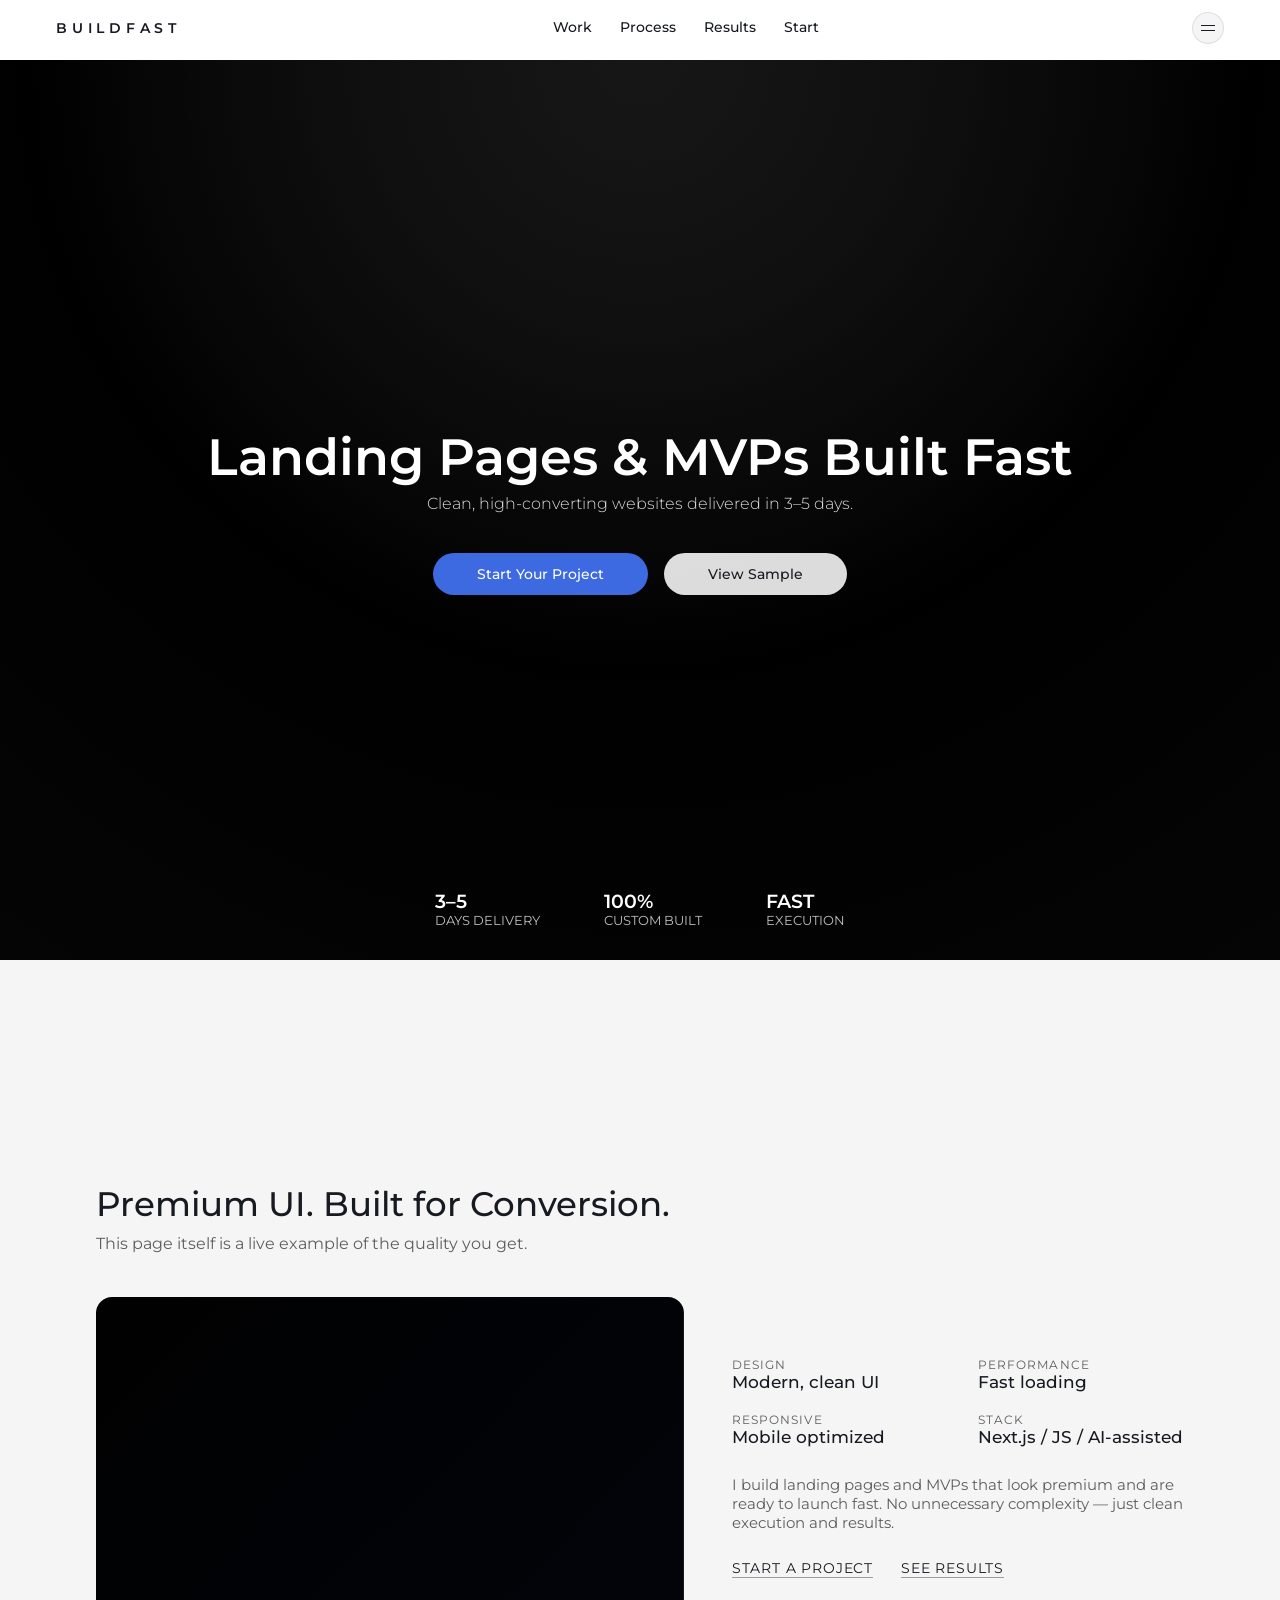
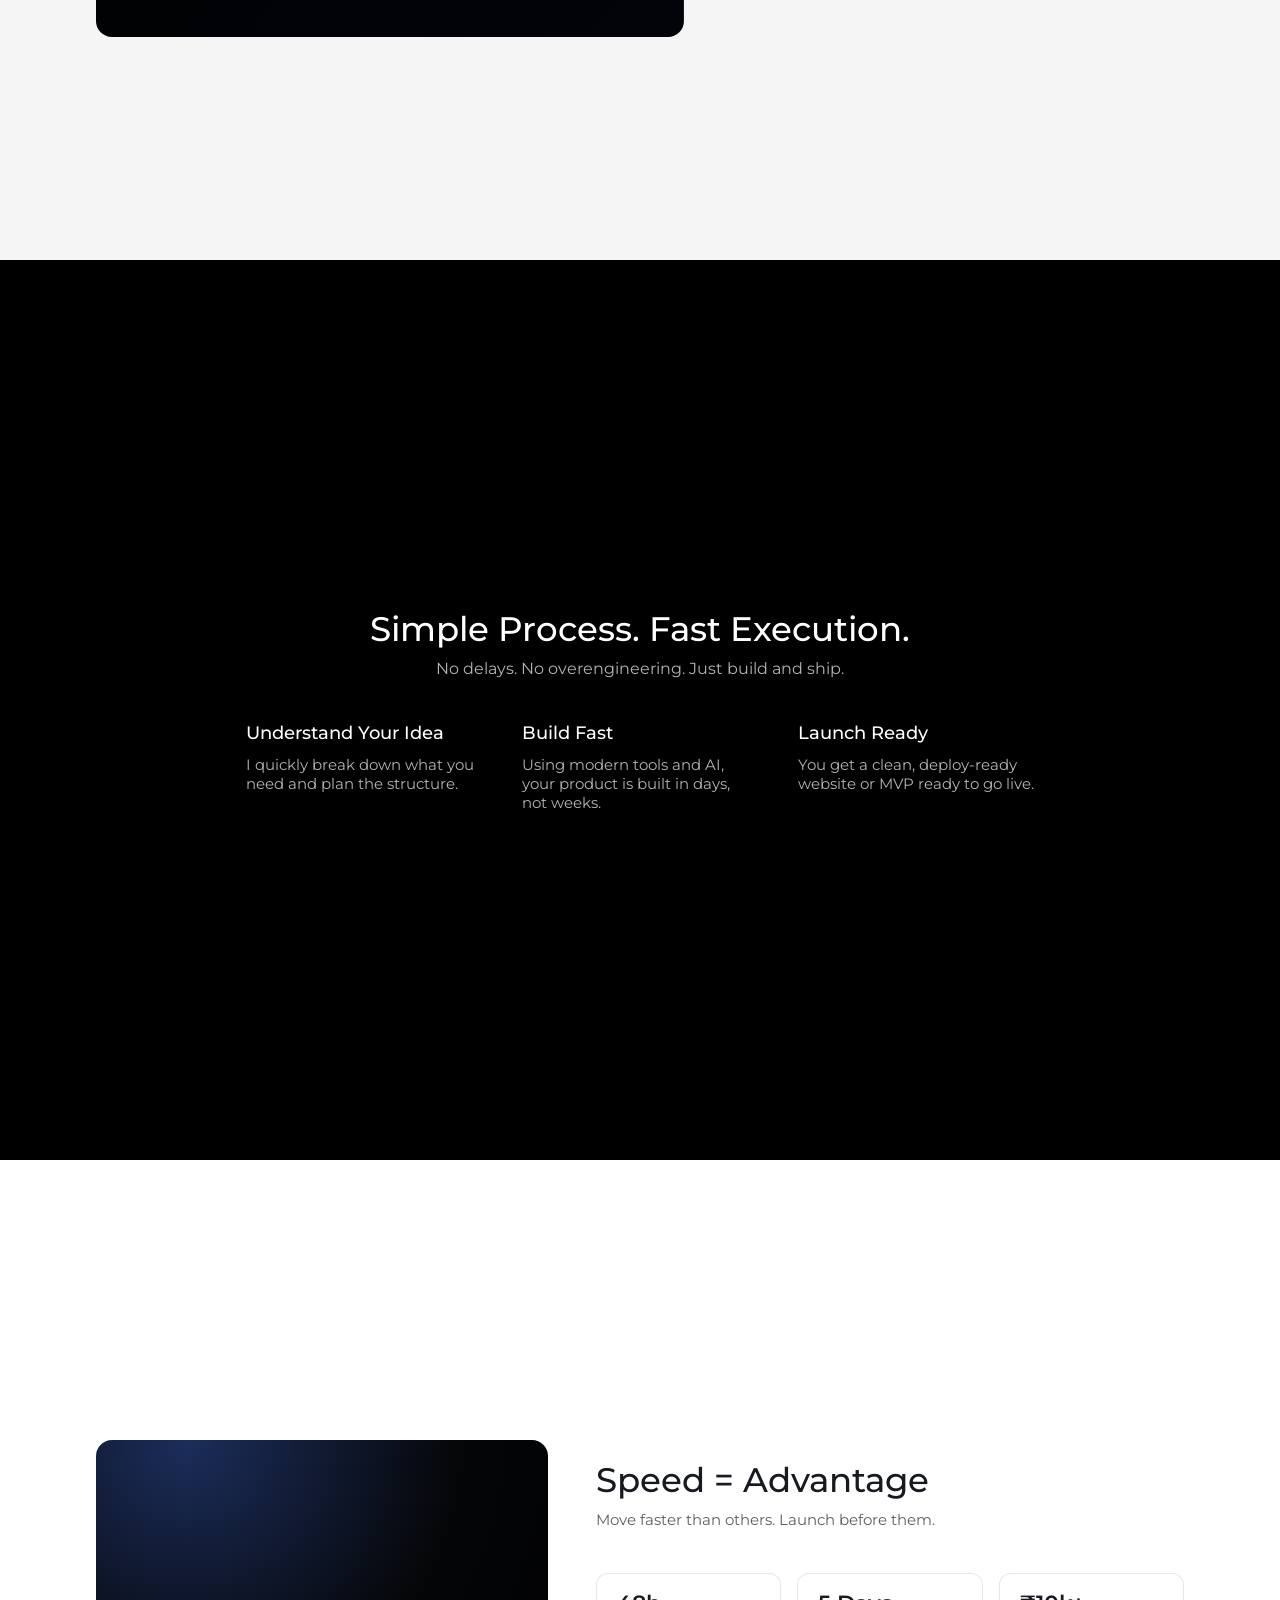
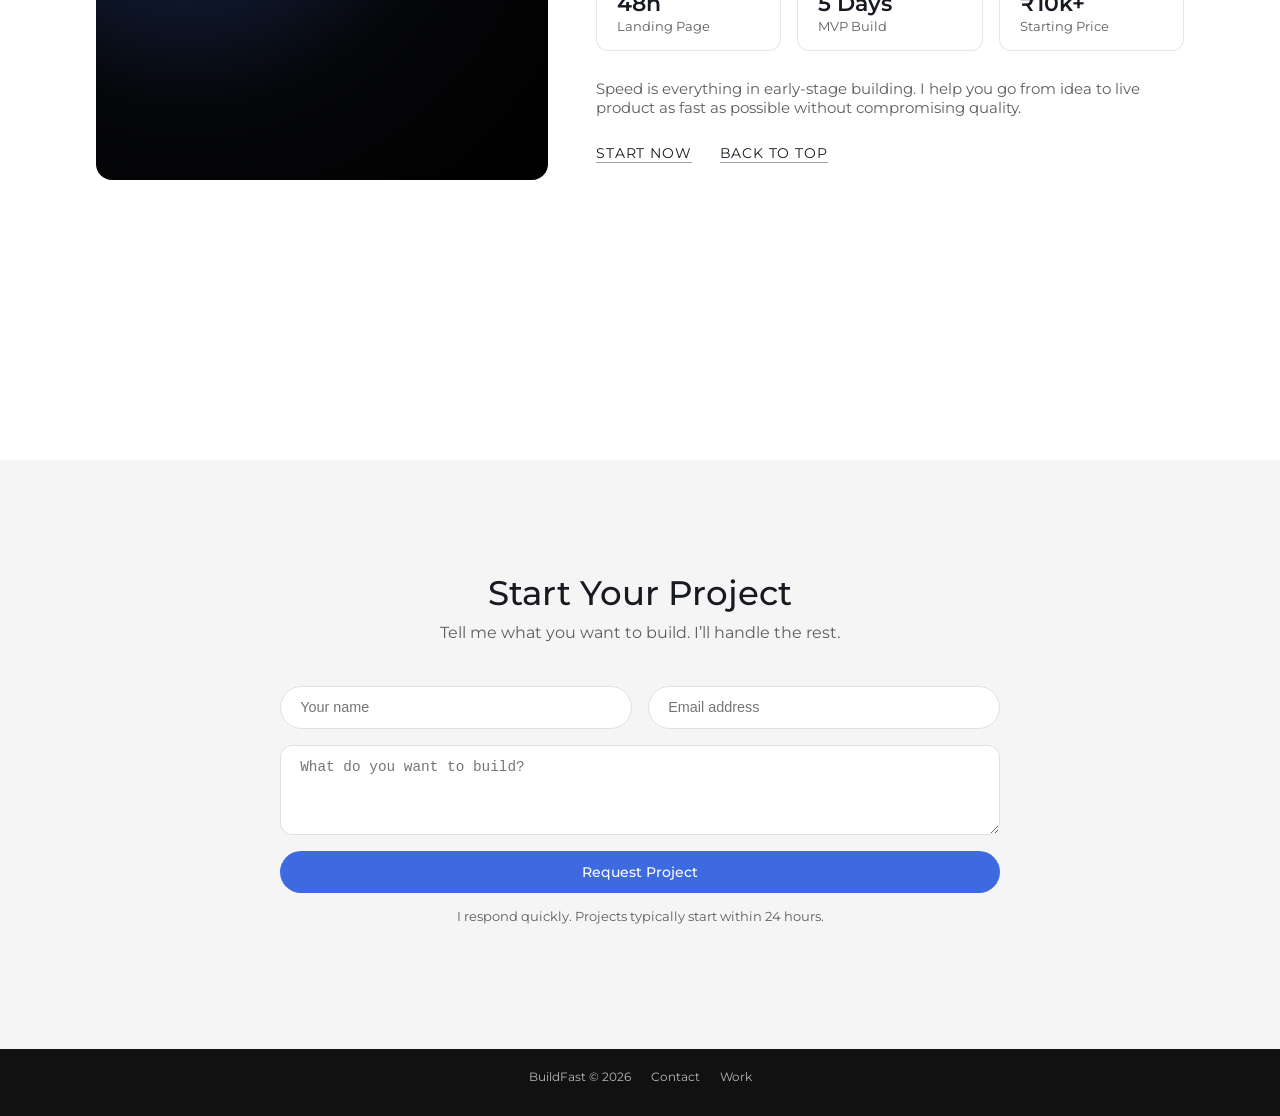
<file: index.html>
<!DOCTYPE html>
<html lang="en">
  <head>
    <meta charset="UTF-8" />
    <meta name="viewport" content="width=device-width, initial-scale=1.0" />
    <title>BuildFast | Landing Pages & MVPs</title>
    <link rel="stylesheet" href="styles.css" />
    <link rel="preconnect" href="https://fonts.googleapis.com" />
    <link rel="preconnect" href="https://fonts.gstatic.com" crossorigin />
    <link
      href="https://fonts.googleapis.com/css2?family=Montserrat:wght@300;400;500;600;700&display=swap"
      rel="stylesheet"
    />
  </head>
  <body>
    <header class="site-header">
      <div class="logo">BUILDFAST</div>
      <nav class="main-nav">
        <a href="#work">Work</a>
        <a href="#process">Process</a>
        <a href="#results">Results</a>
        <a href="offer.html">Start</a>
      </nav>
      <button class="menu-toggle" aria-label="Open navigation">
        <span></span>
        <span></span>
      </button>
    </header>

    <main>
      <!-- HERO -->
      <section class="section hero">
        <div class="section-media overlay-dark">
          <div class="hero-copy">
            <h1>Landing Pages & MVPs Built Fast</h1>
            <p>Clean, high-converting websites delivered in 3–5 days.</p>
          </div>
          <div class="hero-cta-row">
            <a href="offer.html" class="btn primary">Start Your Project</a>
            <a href="#work" class="btn secondary">View Sample</a>
          </div>
          <div class="hero-metrics">
            <div>
              <span class="metric-value">3–5</span>
              <span class="metric-label">Days Delivery</span>
            </div>
            <div>
              <span class="metric-value">100%</span>
              <span class="metric-label">Custom Built</span>
            </div>
            <div>
              <span class="metric-value">Fast</span>
              <span class="metric-label">Execution</span>
            </div>
          </div>
        </div>
      </section>

      <!-- WORK -->
      <section class="section light" id="work">
        <div class="section-inner">
          <div class="section-header">
            <h2>Premium UI. Built for Conversion.</h2>
            <p>This page itself is a live example of the quality you get.</p>
          </div>
          <div class="section-layout">
            <div class="section-image aircraft-image"></div>
            <div class="section-content">
              <div class="spec-grid">
                <div class="spec">
                  <span class="spec-label">Design</span>
                  <span class="spec-value">Modern, clean UI</span>
                </div>
                <div class="spec">
                  <span class="spec-label">Performance</span>
                  <span class="spec-value">Fast loading</span>
                </div>
                <div class="spec">
                  <span class="spec-label">Responsive</span>
                  <span class="spec-value">Mobile optimized</span>
                </div>
                <div class="spec">
                  <span class="spec-label">Stack</span>
                  <span class="spec-value">Next.js / JS / AI-assisted</span>
                </div>
              </div>
              <p class="section-text">
                I build landing pages and MVPs that look premium and are ready to launch fast.
                No unnecessary complexity — just clean execution and results.
              </p>
              <div class="link-row">
                <a href="offer.html">Start a Project</a>
                <a href="#results">See Results</a>
              </div>
            </div>
          </div>
        </div>
      </section>

      <!-- PROCESS -->
      <section class="section dark" id="process">
        <div class="section-inner narrow">
          <div class="section-header center">
            <h2>Simple Process. Fast Execution.</h2>
            <p>No delays. No overengineering. Just build and ship.</p>
          </div>

          <div class="feature-grid">
            <div class="feature">
              <h3>Understand Your Idea</h3>
              <p>I quickly break down what you need and plan the structure.</p>
            </div>
            <div class="feature">
              <h3>Build Fast</h3>
              <p>Using modern tools and AI, your product is built in days, not weeks.</p>
            </div>
            <div class="feature">
              <h3>Launch Ready</h3>
              <p>You get a clean, deploy-ready website or MVP ready to go live.</p>
            </div>
          </div>
        </div>
      </section>

      <!-- RESULTS -->
      <section class="section" id="results">
        <div class="section-inner">
          <div class="section-layout reverse">
            <div class="section-image performance-image"></div>
            <div class="section-content">
              <div class="section-header">
                <h2>Speed = Advantage</h2>
                <p>Move faster than others. Launch before them.</p>
              </div>
              <div class="metric-row">
                <div class="metric-card">
                  <span class="metric-value">48h</span>
                  <span class="metric-label">Landing Page</span>
                </div>
                <div class="metric-card">
                  <span class="metric-value">5 Days</span>
                  <span class="metric-label">MVP Build</span>
                </div>
                <div class="metric-card">
                  <span class="metric-value">₹10k+</span>
                  <span class="metric-label">Starting Price</span>
                </div>
              </div>
              <p class="section-text">
                Speed is everything in early-stage building. I help you go from idea to live product
                as fast as possible without compromising quality.
              </p>
              <div class="link-row">
                <a href="offer.html">Start Now</a>
                <a href="#work">Back to Top</a>
              </div>
            </div>
          </div>
        </div>
      </section>

      <!-- CONTACT -->
      <section class="section light reserve-section" id="start">
        <div class="section-inner narrow">
          <div class="section-header center">
            <h2>Start Your Project</h2>
            <p>Tell me what you want to build. I’ll handle the rest.</p>
          </div>
          <form class="reserve-form">
            <div class="form-row">
              <input type="text" placeholder="Your name" required />
              <input type="email" placeholder="Email address" required />
            </div>
            <div class="form-row full">
              <textarea rows="3" placeholder="What do you want to build?"></textarea>
            </div>
            <div class="form-row full">
              <button type="submit" class="btn primary full-width">
                Request Project
              </button>
            </div>
            <p class="reserve-note">
              I respond quickly. Projects typically start within 24 hours.
            </p>
          </form>
        </div>
      </section>
    </main>

    <footer class="site-footer">
      <div class="footer-links">
        <a href="#">BuildFast © 2026</a>
        <a href="#">Contact</a>
        <a href="#">Work</a>
      </div>
    </footer>

    <script>
      const toggle = document.querySelector(".menu-toggle");
      const nav = document.querySelector(".main-nav");

      toggle.addEventListener("click", () => {
        toggle.classList.toggle("open");
        nav.classList.toggle("open");
      });
    </script>
  </body>
</html>
</file>
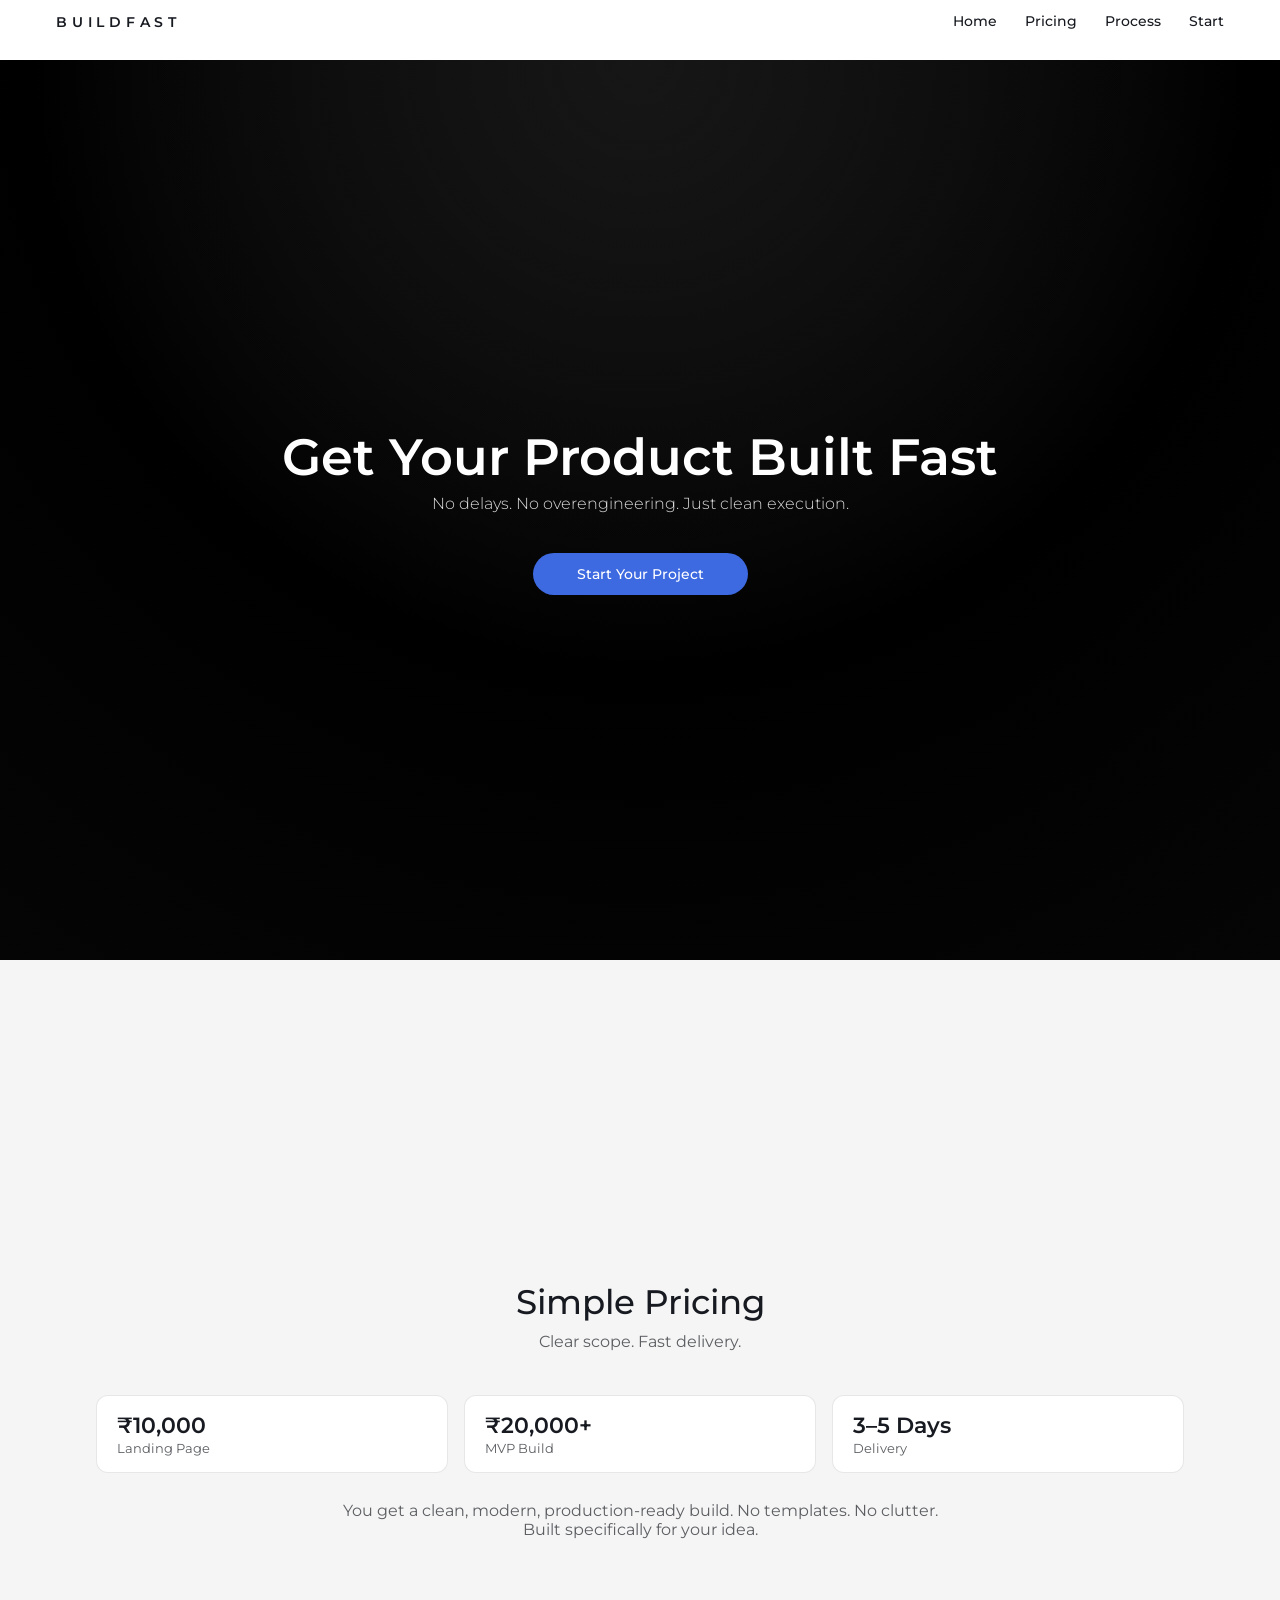
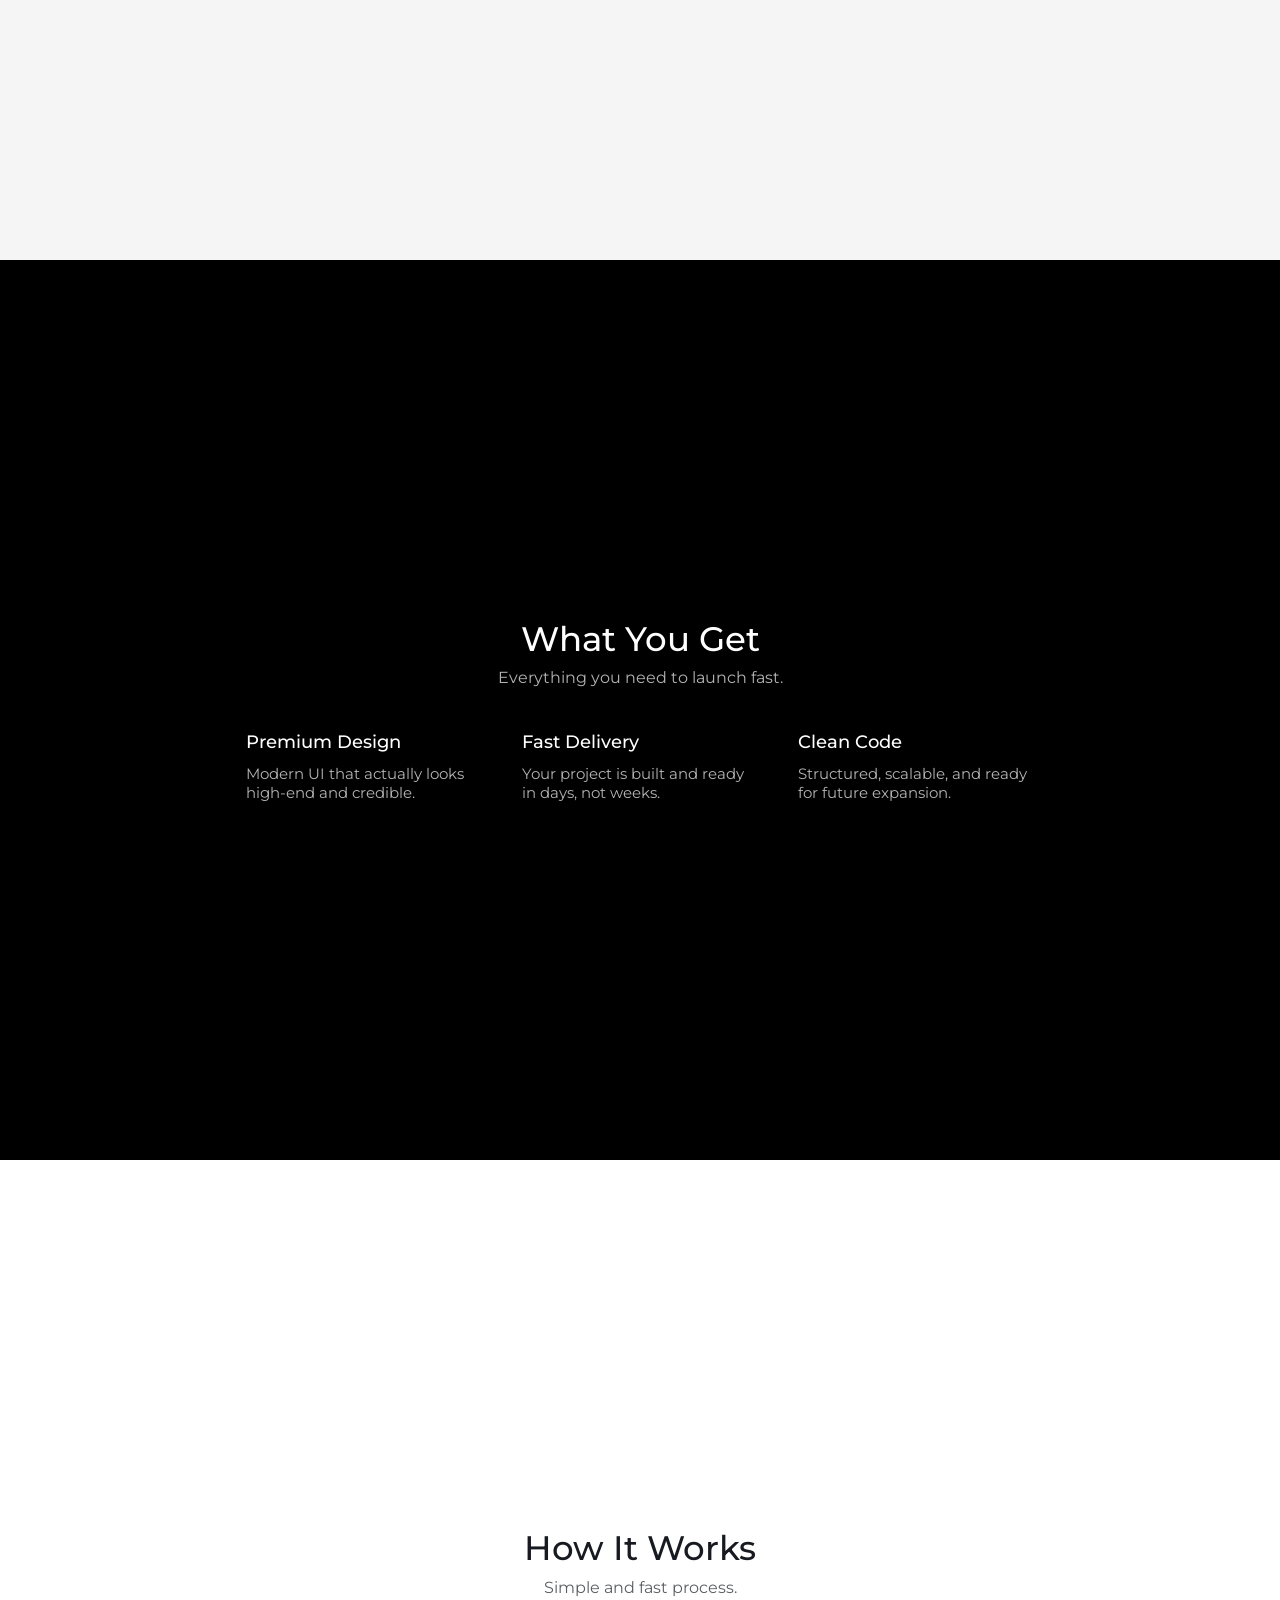
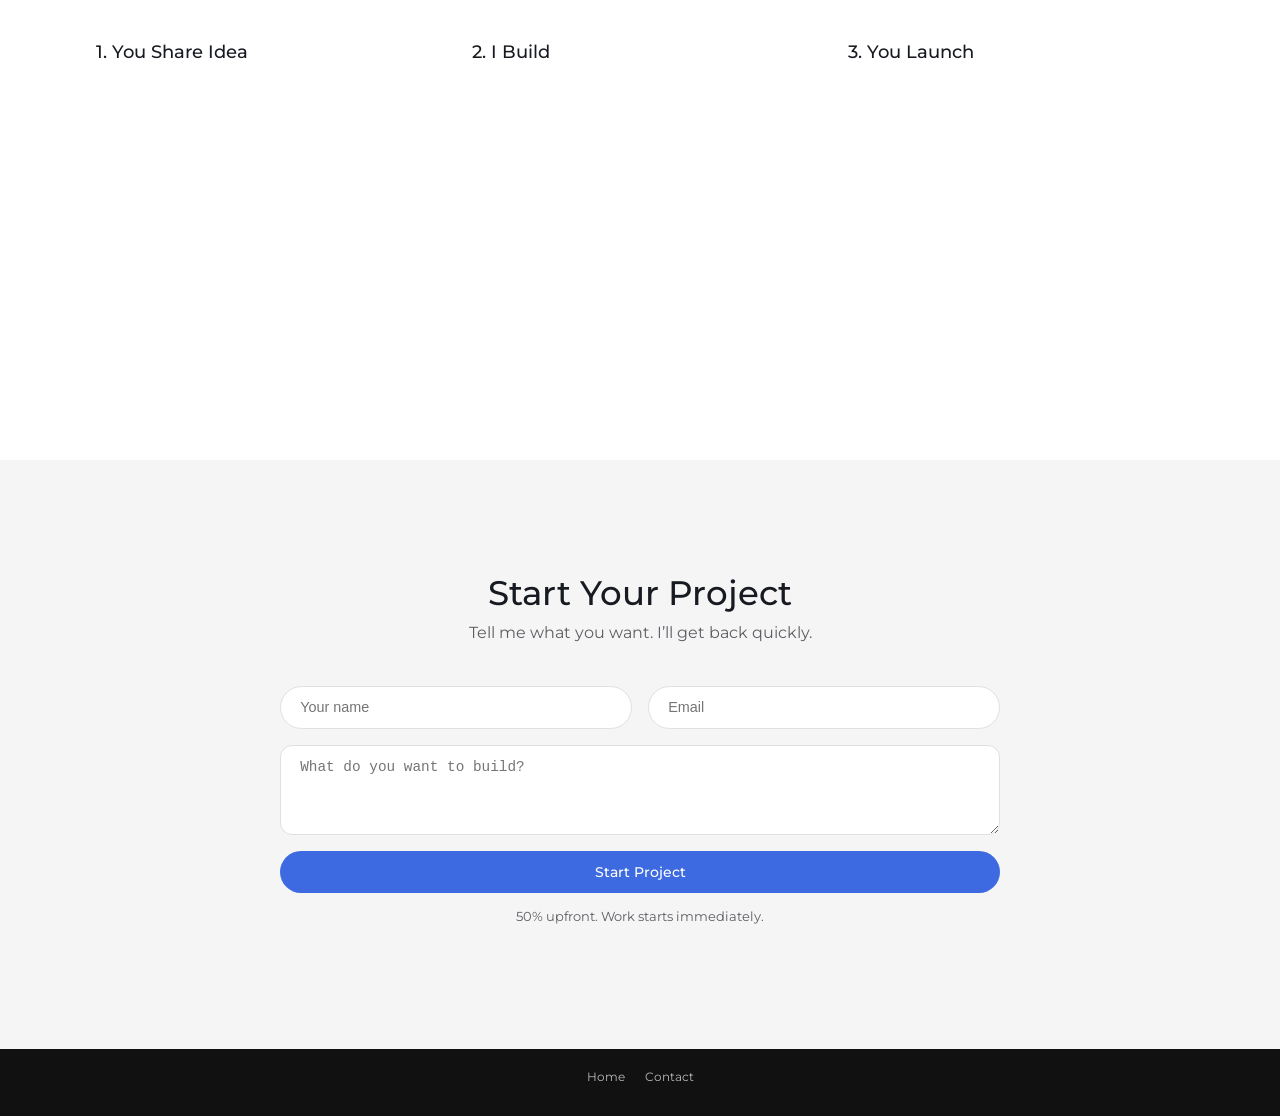
<file: offer.html>
<!DOCTYPE html>
<html lang="en">
  <head>
    <meta charset="UTF-8" />
    <meta name="viewport" content="width=device-width, initial-scale=1.0" />
    <title>Work With Me | BuildFast</title>
    <link rel="stylesheet" href="styles.css" />
    <link
      href="https://fonts.googleapis.com/css2?family=Montserrat:wght@300;400;500;600;700&display=swap"
      rel="stylesheet"
    />
  </head>
  <body>
    <header class="site-header">
      <div class="logo">BUILDFAST</div>
      <nav class="main-nav">
        <a href="index.html">Home</a>
        <a href="#pricing">Pricing</a>
        <a href="#process">Process</a>
        <a href="#start">Start</a>
      </nav>
    </header>

    <main>
      <!-- HERO -->
      <section class="section hero">
        <div class="section-media overlay-dark">
          <div class="hero-copy">
            <h1>Get Your Product Built Fast</h1>
            <p>No delays. No overengineering. Just clean execution.</p>
          </div>
          <div class="hero-cta-row">
            <a href="#start" class="btn primary">Start Your Project</a>
          </div>
        </div>
      </section>

      <!-- PRICING -->
      <section class="section light" id="pricing">
        <div class="section-inner">
          <div class="section-header center">
            <h2>Simple Pricing</h2>
            <p>Clear scope. Fast delivery.</p>
          </div>

          <div class="metric-row">
            <div class="metric-card">
              <span class="metric-value">₹10,000</span>
              <span class="metric-label">Landing Page</span>
            </div>
            <div class="metric-card">
              <span class="metric-value">₹20,000+</span>
              <span class="metric-label">MVP Build</span>
            </div>
            <div class="metric-card">
              <span class="metric-value">3–5 Days</span>
              <span class="metric-label">Delivery</span>
            </div>
          </div>

          <p class="section-text" style="text-align:center; max-width:600px; margin:auto;">
            You get a clean, modern, production-ready build. No templates. No clutter.
            Built specifically for your idea.
          </p>
        </div>
      </section>

      <!-- WHAT YOU GET -->
      <section class="section dark">
        <div class="section-inner narrow">
          <div class="section-header center">
            <h2>What You Get</h2>
            <p>Everything you need to launch fast.</p>
          </div>

          <div class="feature-grid">
            <div class="feature">
              <h3>Premium Design</h3>
              <p>Modern UI that actually looks high-end and credible.</p>
            </div>
            <div class="feature">
              <h3>Fast Delivery</h3>
              <p>Your project is built and ready in days, not weeks.</p>
            </div>
            <div class="feature">
              <h3>Clean Code</h3>
              <p>Structured, scalable, and ready for future expansion.</p>
            </div>
          </div>
        </div>
      </section>

      <!-- PROCESS -->
      <section class="section" id="process">
        <div class="section-inner">
          <div class="section-header center">
            <h2>How It Works</h2>
            <p>Simple and fast process.</p>
          </div>

          <div class="feature-grid">
            <div class="feature">
              <h3>1. You Share Idea</h3>
              <p>Tell me what you want to build.</p>
            </div>
            <div class="feature">
              <h3>2. I Build</h3>
              <p>I design and develop your product quickly.</p>
            </div>
            <div class="feature">
              <h3>3. You Launch</h3>
              <p>You get a ready-to-deploy product.</p>
            </div>
          </div>
        </div>
      </section>

      <!-- CTA -->
      <section class="section light reserve-section" id="start">
        <div class="section-inner narrow">
          <div class="section-header center">
            <h2>Start Your Project</h2>
            <p>Tell me what you want. I’ll get back quickly.</p>
          </div>

          <form class="reserve-form">
            <div class="form-row">
              <input type="text" placeholder="Your name" required />
              <input type="email" placeholder="Email" required />
            </div>
            <div class="form-row full">
              <textarea rows="3" placeholder="What do you want to build?"></textarea>
            </div>
            <div class="form-row full">
              <button class="btn primary full-width">Start Project</button>
            </div>
            <p class="reserve-note">
              50% upfront. Work starts immediately.
            </p>
          </form>
        </div>
      </section>
    </main>

    <footer class="site-footer">
      <div class="footer-links">
        <a href="index.html">Home</a>
        <a href="#">Contact</a>
      </div>
    </footer>
  </body>
</html>
</file>
<file: styles.css>
:root {
  --bg-dark: #000000;
  --bg-light: #f5f5f5;
  --text-main: #171a20;
  --text-muted: #5c5e62;
  --white: #ffffff;
  --accent: #3e6ae1;
  --accent-dark: #3456b0;
  --border-subtle: #e0e0e0;
}

*,
*::before,
*::after {
  box-sizing: border-box;
}

html,
body {
  margin: 0;
  padding: 0;
  font-family: "Montserrat", system-ui, -apple-system, BlinkMacSystemFont, "Segoe UI", sans-serif;
  color: var(--text-main);
  background-color: #ffffff;
}

body {
  -webkit-font-smoothing: antialiased;
}

a {
  color: inherit;
  text-decoration: none;
}

img {
  max-width: 100%;
  display: block;
}

button {
  font-family: inherit;
}

/* HEADER */

.site-header {
  position: fixed;
  top: 0;
  left: 0;
  right: 0;
  z-index: 1000;
  display: flex;
  align-items: center;
  justify-content: space-between;
  padding: 0.75rem 3.5rem;
  backdrop-filter: blur(16px);
  background-color: rgba(255, 255, 255, 0.72);
}

.logo {
  font-weight: 600;
  letter-spacing: 0.35em;
  font-size: 0.85rem;
}

.main-nav {
  display: flex;
  gap: 1.75rem;
  font-size: 0.9rem;
  font-weight: 500;
}

.main-nav a {
  position: relative;
  padding-bottom: 2px;
}

.main-nav a::after {
  content: "";
  position: absolute;
  left: 0;
  bottom: 0;
  width: 0;
  height: 1px;
  background-color: var(--text-main);
  transition: width 0.2s ease-out;
}

.main-nav a:hover::after {
  width: 100%;
}

.menu-toggle {
  display: none;
  width: 32px;
  height: 32px;
  border-radius: 16px;
  border: 1px solid rgba(23, 26, 32, 0.1);
  background-color: rgba(244, 244, 244, 0.85);
  display: flex;
  align-items: center;
  justify-content: center;
  flex-direction: column;
  gap: 4px;
  cursor: pointer;
}

.menu-toggle span {
  display: block;
  width: 14px;
  height: 1.4px;
  background-color: var(--text-main);
  transition: transform 0.2s ease, opacity 0.2s ease;
}

.menu-toggle.open span:first-child {
  transform: translateY(3px) rotate(45deg);
}

.menu-toggle.open span:last-child {
  transform: translateY(-3px) rotate(-45deg);
}

/* LAYOUT */

main {
  margin-top: 60px;
}

.section {
  position: relative;
  min-height: 100vh;
  display: flex;
  align-items: center;
  justify-content: center;
}

.section-media {
  position: relative;
  width: 100%;
  height: 100vh;
  display: flex;
  align-items: center;
  justify-content: center;
  flex-direction: column;
  background: radial-gradient(circle at top, #222 0, #000 55%, #050505 100%);
  color: var(--white);
  padding: 0 3.5rem 3rem;
}

.overlay-dark::before {
  content: "";
  position: absolute;
  inset: 0;
  background: radial-gradient(circle at top, rgba(0, 0, 0, 0.35), transparent 55%);
  pointer-events: none;
}

.hero-copy {
  position: relative;
  text-align: center;
  margin-top: 3rem;
}

.hero-copy h1 {
  margin: 0 0 0.4rem;
  font-size: clamp(2.6rem, 4vw, 3.4rem);
  font-weight: 600;
}

.hero-copy p {
  margin: 0;
  font-weight: 300;
  color: rgba(255, 255, 255, 0.86);
}

.hero-cta-row {
  position: relative;
  display: flex;
  gap: 1rem;
  margin-top: 2.5rem;
  flex-wrap: wrap;
  justify-content: center;
}

.btn {
  border-radius: 999px;
  padding: 0.75rem 2.75rem;
  border: none;
  font-size: 0.9rem;
  font-weight: 500;
  text-transform: none;
  cursor: pointer;
  transition: background-color 0.18s ease, color 0.18s ease, transform 0.12s ease;
}

.btn.primary {
  background-color: var(--accent);
  color: var(--white);
}

.btn.primary:hover {
  background-color: var(--accent-dark);
  transform: translateY(-1px);
}

.btn.secondary {
  background-color: rgba(244, 244, 244, 0.9);
  color: var(--text-main);
}

.btn.secondary:hover {
  background-color: rgba(230, 230, 230, 0.9);
  transform: translateY(-1px);
}

.btn.full-width {
  width: 100%;
}

.hero-metrics {
  position: absolute;
  bottom: 2rem;
  left: 50%;
  transform: translateX(-50%);
  display: flex;
  gap: 4rem;
  color: var(--white);
  font-size: 0.8rem;
  text-transform: uppercase;
}

.hero-metrics .metric-value {
  display: block;
  font-size: 1.2rem;
  font-weight: 600;
}

.hero-metrics .metric-label {
  opacity: 0.75;
}

/* SHARED SECTION STYLES */

.section.light {
  background-color: var(--bg-light);
}

.section.dark {
  background-color: var(--bg-dark);
  color: var(--white);
}

.section-inner {
  width: 100%;
  max-width: 1200px;
  margin: 0 auto;
  padding: 7rem 3.5rem;
}

.section-inner.narrow {
  max-width: 900px;
}

.section-header {
  margin-bottom: 2.75rem;
}

.section-header h2 {
  margin: 0 0 0.6rem;
  font-size: 2.1rem;
  font-weight: 500;
}

.section-header p {
  margin: 0;
  color: var(--text-muted);
  max-width: 32rem;
}

.section.dark .section-header p {
  color: rgba(255, 255, 255, 0.7);
}

.section-header.center {
  text-align: center;
}

.section-header.center p {
  margin-left: auto;
  margin-right: auto;
}

.section-layout {
  display: grid;
  grid-template-columns: 1.3fr 1fr;
  gap: 3rem;
  align-items: center;
}

.section-layout.reverse {
  grid-template-columns: 1fr 1.3fr;
}

.section-image {
  border-radius: 16px;
  overflow: hidden;
  min-height: 340px;
  background-size: cover;
  background-position: center;
  background-repeat: no-repeat;
}

.aircraft-image {
  background-image: linear-gradient(135deg, #010101, #02040a);
}

.performance-image {
  background-image: radial-gradient(circle at 20% 0, #1b2d5a, #050608 55%, #000000);
}

.section-content {
  font-size: 0.95rem;
}

.section-text {
  margin-top: 1.75rem;
  color: var(--text-muted);
}

.link-row {
  display: flex;
  flex-wrap: wrap;
  gap: 1.75rem;
  margin-top: 1.75rem;
  font-size: 0.85rem;
  text-transform: uppercase;
  letter-spacing: 0.06em;
}

.link-row a {
  position: relative;
}

.link-row a::after {
  content: "";
  position: absolute;
  left: 0;
  bottom: -2px;
  width: 100%;
  height: 1px;
  background-color: currentColor;
  opacity: 0.4;
}

/* SPEC GRID */

.spec-grid {
  display: grid;
  grid-template-columns: repeat(2, minmax(0, 1fr));
  gap: 1.25rem 2.5rem;
}

.spec-label {
  display: block;
  font-size: 0.75rem;
  text-transform: uppercase;
  letter-spacing: 0.09em;
  color: var(--text-muted);
}

.spec-value {
  font-size: 1.05rem;
  font-weight: 500;
}

/* SAFETY FEATURE GRID */

.feature-grid {
  display: grid;
  grid-template-columns: repeat(3, minmax(0, 1fr));
  gap: 2.5rem;
}

.feature h3 {
  margin: 0 0 0.75rem;
  font-size: 1.1rem;
  font-weight: 500;
}

.feature p {
  margin: 0;
  color: rgba(255, 255, 255, 0.7);
  font-size: 0.95rem;
}

/* PERFORMANCE METRICS */

.metric-row {
  display: flex;
  flex-wrap: wrap;
  gap: 1rem;
  margin-bottom: 1.75rem;
}

.metric-card {
  flex: 1 1 140px;
  min-width: 0;
  border-radius: 12px;
  border: 1px solid rgba(23, 26, 32, 0.1);
  padding: 1rem 1.25rem;
  background-color: var(--white);
}

.section.dark .metric-card {
  background-color: #111319;
  border-color: rgba(255, 255, 255, 0.1);
}

.metric-card .metric-value {
  display: block;
  font-weight: 600;
  font-size: 1.35rem;
}

.metric-card .metric-label {
  display: block;
  margin-top: 0.2rem;
  font-size: 0.8rem;
  color: var(--text-muted);
}

.section.dark .metric-card .metric-label {
  color: rgba(255, 255, 255, 0.6);
}

/* RESERVE FORM */

.reserve-section {
  min-height: auto;
}

.reserve-form {
  max-width: 720px;
  margin: 0 auto;
}

.form-row {
  display: flex;
  gap: 1rem;
  margin-bottom: 1rem;
}

.form-row.full {
  flex-direction: column;
}

.form-row input,
.form-row textarea {
  flex: 1 1 0;
  border-radius: 999px;
  border: 1px solid var(--border-subtle);
  padding: 0.8rem 1.2rem;
  font-size: 0.9rem;
  outline: none;
  background-color: #ffffff;
}

.form-row textarea {
  border-radius: 12px;
  resize: vertical;
  min-height: 90px;
}

.form-row input:focus,
.form-row textarea:focus {
  border-color: var(--accent);
}

.reserve-note {
  margin-top: 0.75rem;
  font-size: 0.8rem;
  color: var(--text-muted);
  text-align: center;
}

/* FOOTER */

.site-footer {
  padding: 1.25rem 1.5rem 2rem;
  font-size: 0.75rem;
  color: var(--text-muted);
  background-color: #111111;
}

.footer-links {
  display: flex;
  flex-wrap: wrap;
  justify-content: center;
  gap: 1.25rem;
}

.footer-links a {
  color: rgba(255, 255, 255, 0.7);
}

.footer-links a:hover {
  color: var(--white);
}

/* RESPONSIVE */

@media (max-width: 960px) {
  .site-header {
    padding: 0.6rem 1.25rem;
  }

  .main-nav {
    position: fixed;
    top: 52px;
    right: 0.75rem;
    flex-direction: column;
    padding: 0.75rem 1rem;
    background-color: rgba(255, 255, 255, 0.98);
    border-radius: 12px;
    box-shadow: 0 10px 30px rgba(0, 0, 0, 0.08);
    transform: translateY(-10px);
    opacity: 0;
    pointer-events: none;
    transition: opacity 0.15s ease, transform 0.15s ease;
  }

  .main-nav.open {
    opacity: 1;
    transform: translateY(0);
    pointer-events: auto;
  }

  .menu-toggle {
    display: flex;
  }

  .hero-metrics {
    gap: 2.2rem;
    font-size: 0.75rem;
  }

  .section-inner {
    padding: 5rem 1.5rem;
  }

  .section-layout,
  .section-layout.reverse {
    grid-template-columns: minmax(0, 1fr);
  }

  .section-layout.reverse .section-image {
    order: -1;
  }

  .feature-grid {
    grid-template-columns: minmax(0, 1fr);
  }

  .spec-grid {
    grid-template-columns: minmax(0, 1fr);
  }

  .form-row {
    flex-direction: column;
  }
}

@media (max-width: 640px) {
  .hero-copy {
    margin-top: 2.5rem;
  }

  .hero-cta-row {
    flex-direction: column;
    align-items: stretch;
    max-width: 320px;
    width: 100%;
  }

  .hero-metrics {
    gap: 1.5rem;
    bottom: 1.5rem;
  }

  .hero-metrics .metric-value {
    font-size: 1rem;
  }

  .hero-metrics .metric-label {
    font-size: 0.7rem;
  }

  .section-header h2 {
    font-size: 1.8rem;
  }

  .section-media {
    padding-inline: 1.5rem;
  }
}
</file>
